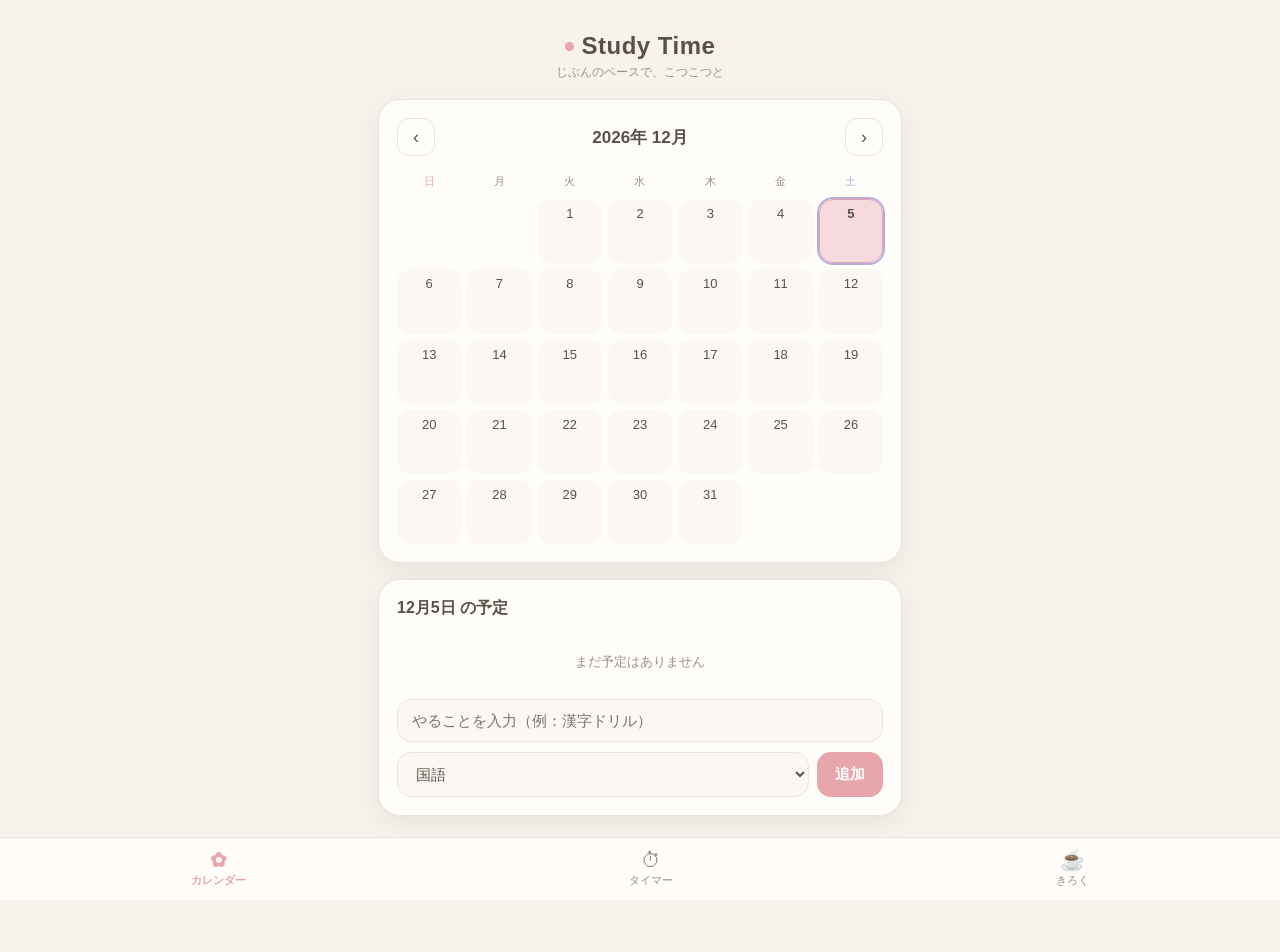
<file: public/study-time.html>
<!DOCTYPE html>
<html lang="ja">
<head>
<meta charset="UTF-8" />
<meta name="viewport" content="width=device-width, initial-scale=1.0, maximum-scale=1.0, user-scalable=no, viewport-fit=cover" />
<meta name="apple-mobile-web-app-capable" content="yes" />
<meta name="apple-mobile-web-app-status-bar-style" content="default" />
<meta name="apple-mobile-web-app-title" content="Study Time" />
<meta name="theme-color" content="#f7f2ec" />
<title>Study Time</title>
<style>
  :root {
    --bg: #f7f2ec;
    --card: #fffdfa;
    --ink: #5b5048;
    --ink-soft: #9a8f85;
    --line: #ece3d8;
    --pink: #e7a6ab;
    --pink-soft: #f7dade;
    --sage: #a9bfa4;
    --sage-soft: #e0ebdd;
    --lav: #b3aede;
    --lav-soft: #e6e4f5;
    --gold: #e6c67a;
    --shadow: 0 8px 24px rgba(120, 100, 90, 0.10);
  }
  * { box-sizing: border-box; -webkit-tap-highlight-color: transparent; }
  html, body {
    margin: 0; padding: 0;
    background: var(--bg);
    color: var(--ink);
    font-family: -apple-system, BlinkMacSystemFont, "Hiragino Maru Gothic ProN", "Hiragino Sans", "Segoe UI", sans-serif;
    -webkit-font-smoothing: antialiased;
    overscroll-behavior: none;
  }
  body { padding: env(safe-area-inset-top) env(safe-area-inset-right) 0 env(safe-area-inset-left); }
  .app { max-width: 560px; margin: 0 auto; padding: 20px 18px 120px; }
  header.top { text-align: center; padding: 12px 0 18px; }
  header.top h1 {
    margin: 0; font-size: 24px; letter-spacing: 0.5px;
    display: inline-flex; align-items: center; gap: 8px;
  }
  header.top .dot { width: 9px; height: 9px; border-radius: 50%; background: var(--pink); display: inline-block; }
  header.top p { margin: 4px 0 0; font-size: 12px; color: var(--ink-soft); }

  .view { display: none; animation: fade 0.35s ease; }
  .view.active { display: block; }
  @keyframes fade { from { opacity: 0; transform: translateY(6px); } to { opacity: 1; transform: none; } }

  .card {
    background: var(--card); border: 1px solid var(--line);
    border-radius: 22px; padding: 18px; box-shadow: var(--shadow);
    margin-bottom: 16px;
  }
  .card h2 { margin: 0 0 14px; font-size: 16px; }
  .muted { color: var(--ink-soft); font-size: 13px; }

  /* ---- Calendar ---- */
  .cal-head { display: flex; align-items: center; justify-content: space-between; margin-bottom: 14px; }
  .cal-head .title { font-size: 17px; font-weight: 600; }
  .nav-btn {
    border: 1px solid var(--line); background: var(--card); color: var(--ink);
    width: 38px; height: 38px; border-radius: 12px; font-size: 18px; cursor: pointer;
  }
  .nav-btn:active { background: var(--pink-soft); }
  .grid7 { display: grid; grid-template-columns: repeat(7, 1fr); gap: 6px; }
  .dow { text-align: center; font-size: 11px; color: var(--ink-soft); padding: 4px 0; }
  .dow.sun { color: var(--pink); }
  .dow.sat { color: var(--lav); }
  .day {
    aspect-ratio: 1 / 1; border: 1px solid transparent; border-radius: 14px;
    display: flex; flex-direction: column; align-items: center; justify-content: flex-start;
    padding-top: 6px; font-size: 13px; cursor: pointer; position: relative; background: #fbf7f2;
  }
  .day.empty { background: transparent; cursor: default; }
  .day.today { border-color: var(--pink); background: var(--pink-soft); font-weight: 700; }
  .day.selected { outline: 2px solid var(--lav); }
  .day .pips { display: flex; gap: 3px; margin-top: 4px; flex-wrap: wrap; justify-content: center; max-width: 90%; }
  .pip { width: 6px; height: 6px; border-radius: 50%; }

  .events { margin-top: 16px; }
  .event-row {
    display: flex; align-items: center; gap: 10px; padding: 10px 12px;
    border: 1px solid var(--line); border-radius: 14px; margin-bottom: 8px; background: #fbf7f2;
  }
  .event-row .swatch { width: 12px; height: 12px; border-radius: 50%; flex: 0 0 auto; }
  .event-row .etext { flex: 1; font-size: 14px; }
  .event-row .del { border: none; background: none; color: var(--ink-soft); font-size: 18px; cursor: pointer; }

  .row { display: flex; gap: 8px; margin-top: 10px; flex-wrap: wrap; }
  input[type="text"], select {
    flex: 1; min-width: 0; padding: 12px 14px; border-radius: 14px; border: 1px solid var(--line);
    background: #fbf7f2; color: var(--ink); font-size: 15px; font-family: inherit;
  }
  input:focus, select:focus { outline: 2px solid var(--pink); border-color: transparent; }
  .btn {
    border: none; border-radius: 14px; padding: 12px 18px; font-size: 15px; font-weight: 600;
    cursor: pointer; font-family: inherit; background: var(--pink); color: #fff;
  }
  .btn:active { transform: scale(0.97); }
  .btn.ghost { background: var(--pink-soft); color: var(--ink); }
  .btn.sage { background: var(--sage); }
  .btn.block { width: 100%; }

  /* ---- Subjects chips ---- */
  .chips { display: flex; gap: 8px; flex-wrap: wrap; }
  .chip {
    display: inline-flex; align-items: center; gap: 6px; padding: 7px 12px; border-radius: 999px;
    border: 1px solid var(--line); font-size: 13px; cursor: pointer; background: #fbf7f2;
  }
  .chip .sw { width: 10px; height: 10px; border-radius: 50%; }
  .chip.sel { border-color: var(--ink); background: #fff; }
  .chip .x { color: var(--ink-soft); margin-left: 2px; }

  /* ---- Timer ---- */
  .timer-wrap { text-align: center; }
  .clockart {
    position: relative; width: 200px; height: 200px; margin: 6px auto 8px;
    display: flex; align-items: center; justify-content: center;
  }
  .halo {
    position: absolute; inset: -14px; border-radius: 50%;
    background: radial-gradient(circle, rgba(231,166,171,0.35), rgba(231,166,171,0) 70%);
    opacity: 0; transition: opacity 0.5s;
  }
  .running .halo { opacity: 1; animation: pulse 2.4s ease-in-out infinite; }
  @keyframes pulse { 0%,100% { transform: scale(1); } 50% { transform: scale(1.06); } }
  .ring {
    position: absolute; inset: 0; border-radius: 50%;
    border: 3px dashed var(--pink); opacity: 0.55;
  }
  .running .ring { animation: spin 16s linear infinite; }
  @keyframes spin { to { transform: rotate(360deg); } }
  .clockface {
    width: 150px; height: 150px; border-radius: 50%; background: #fff;
    border: 6px solid var(--pink-soft); display: flex; align-items: center; justify-content: center;
    box-shadow: inset 0 4px 10px rgba(0,0,0,0.04);
  }
  .clockface svg { width: 88px; height: 88px; }
  .spark {
    position: absolute; font-size: 16px; opacity: 0; pointer-events: none;
    color: var(--gold);
  }
  .running .spark { animation: twinkle 2s ease-in-out infinite; }
  .spark.s1 { top: 6px; left: 30px; animation-delay: 0s; }
  .spark.s2 { top: 20px; right: 18px; animation-delay: .5s; }
  .spark.s3 { bottom: 24px; left: 14px; animation-delay: 1s; }
  .spark.s4 { bottom: 8px; right: 34px; animation-delay: 1.5s; }
  @keyframes twinkle { 0%,100% { opacity: 0; transform: scale(0.6); } 50% { opacity: 1; transform: scale(1.1); } }

  .time-display { font-size: 52px; font-weight: 700; letter-spacing: 1px; font-variant-numeric: tabular-nums; margin: 6px 0 2px; }
  .subj-label { font-size: 14px; color: var(--ink-soft); margin-bottom: 16px; }
  .timer-btns { display: flex; gap: 10px; justify-content: center; }

  /* ---- Report ---- */
  .big-num { font-size: 40px; font-weight: 700; }
  .stat-row { display: flex; align-items: center; gap: 10px; margin: 8px 0; }
  .stat-row .bar-track { flex: 1; height: 12px; background: #f0e8df; border-radius: 999px; overflow: hidden; }
  .stat-row .bar-fill { height: 100%; border-radius: 999px; }
  .stat-row .lab { font-size: 13px; width: 92px; }
  .stat-row .val { font-size: 12px; color: var(--ink-soft); width: 56px; text-align: right; }
  .week { display: flex; align-items: flex-end; gap: 8px; height: 130px; margin-top: 8px; }
  .week .col { flex: 1; display: flex; flex-direction: column; align-items: center; justify-content: flex-end; height: 100%; gap: 6px; }
  .week .colbar { width: 70%; background: var(--sage); border-radius: 8px 8px 4px 4px; min-height: 3px; transition: height .4s; }
  .week .col.today .colbar { background: var(--pink); }
  .week .collabel { font-size: 11px; color: var(--ink-soft); }

  /* ---- Bottom nav ---- */
  nav.tabbar {
    position: fixed; bottom: 0; left: 0; right: 0;
    background: rgba(255,253,250,0.92); backdrop-filter: blur(10px);
    border-top: 1px solid var(--line);
    display: flex; justify-content: space-around;
    padding: 8px 0 calc(8px + env(safe-area-inset-bottom));
    z-index: 20;
  }
  nav.tabbar button {
    border: none; background: none; color: var(--ink-soft); font-family: inherit;
    display: flex; flex-direction: column; align-items: center; gap: 3px; font-size: 11px; cursor: pointer; padding: 4px 16px;
  }
  nav.tabbar button.active { color: var(--pink); font-weight: 700; }
  nav.tabbar button .ic { font-size: 20px; line-height: 1; }
  .empty-note { text-align: center; color: var(--ink-soft); font-size: 13px; padding: 18px 0; }
</style>
</head>
<body>
<div class="app">
  <header class="top">
    <h1><span class="dot"></span>Study Time</h1>
    <p>じぶんのペースで、こつこつと</p>
  </header>

  <!-- ===== Calendar ===== -->
  <section class="view active" id="view-cal">
    <div class="card">
      <div class="cal-head">
        <button class="nav-btn" id="prevMonth">‹</button>
        <div class="title" id="monthTitle"></div>
        <button class="nav-btn" id="nextMonth">›</button>
      </div>
      <div class="grid7" id="dowRow"></div>
      <div class="grid7" id="calGrid" style="margin-top:6px;"></div>
    </div>

    <div class="card">
      <h2 id="selDateTitle">予定</h2>
      <div class="events" id="eventList"></div>
      <div class="row">
        <input type="text" id="eventInput" placeholder="やることを入力（例：漢字ドリル）" />
      </div>
      <div class="row">
        <select id="eventSubject"></select>
        <button class="btn" id="addEvent">追加</button>
      </div>
    </div>
  </section>

  <!-- ===== Timer ===== -->
  <section class="view" id="view-timer">
    <div class="card timer-wrap" id="timerCard">
      <div class="clockart" id="clockart">
        <div class="halo"></div>
        <div class="ring"></div>
        <span class="spark s1">✦</span><span class="spark s2">✧</span>
        <span class="spark s3">✧</span><span class="spark s4">✦</span>
        <div class="clockface">
          <svg viewBox="0 0 100 100" fill="none">
            <circle cx="50" cy="50" r="42" fill="#f7dade"/>
            <circle cx="50" cy="50" r="42" stroke="#e7a6ab" stroke-width="3"/>
            <line x1="50" y1="50" x2="50" y2="26" stroke="#5b5048" stroke-width="4" stroke-linecap="round" id="handMin"/>
            <line x1="50" y1="50" x2="68" y2="50" stroke="#5b5048" stroke-width="4" stroke-linecap="round" id="handHour"/>
            <circle cx="50" cy="50" r="4" fill="#5b5048"/>
            <path d="M30 12 Q26 4 34 6" stroke="#e7a6ab" stroke-width="3" fill="none" stroke-linecap="round"/>
            <path d="M70 12 Q74 4 66 6" stroke="#e7a6ab" stroke-width="3" fill="none" stroke-linecap="round"/>
          </svg>
        </div>
      </div>
      <div class="time-display" id="timeDisplay">00:00</div>
      <div class="subj-label" id="subjLabel">科目をえらんでね</div>

      <div class="row" style="justify-content:center;">
        <select id="timerSubject" style="max-width:260px;"></select>
      </div>
      <div class="timer-btns" style="margin-top:14px;">
        <button class="btn" id="startBtn">スタート</button>
        <button class="btn ghost" id="pauseBtn" style="display:none;">一時停止</button>
        <button class="btn sage" id="resetBtn" style="display:none;">きろくする</button>
      </div>
      <p class="muted" style="margin-top:14px;">とじても・リロードしても時間はすすみ続けます</p>
    </div>
  </section>

  <!-- ===== Report ===== -->
  <section class="view" id="view-report">
    <div class="card" style="text-align:center;">
      <div class="muted">きょうの勉強時間</div>
      <div class="big-num" id="todayTotal">0分</div>
    </div>
    <div class="card">
      <h2>科目べつ（きょう）</h2>
      <div id="subjectStats"></div>
    </div>
    <div class="card">
      <h2>この1週間</h2>
      <div class="week" id="weekChart"></div>
    </div>
    <div class="card">
      <h2>ぜんぶの合計</h2>
      <div class="big-num" id="grandTotal" style="font-size:28px;">0分</div>
    </div>
  </section>
</div>

<nav class="tabbar">
  <button data-tab="cal" class="active"><span class="ic">✿</span>カレンダー</button>
  <button data-tab="timer"><span class="ic">⏱</span>タイマー</button>
  <button data-tab="report"><span class="ic">☕</span>きろく</button>
</nav>

<script>
(function () {
  "use strict";
  var LS_KEY = "study-time-data-v1";
  var PALETTE = ["#e7a6ab","#a9bfa4","#b3aede","#e6c67a","#8fb8c9","#d6a4c4"];

  // ---------- Storage ----------
  function load() {
    try {
      var raw = localStorage.getItem(LS_KEY);
      if (raw) return JSON.parse(raw);
    } catch (e) {}
    return null;
  }
  function save() {
    try { localStorage.setItem(LS_KEY, JSON.stringify(state)); } catch (e) {}
  }

  var state = load() || {
    subjects: [
      { id: "s1", name: "国語", color: "#e7a6ab" },
      { id: "s2", name: "算数", color: "#a9bfa4" },
      { id: "s3", name: "英語", color: "#b3aede" }
    ],
    events: {},          // { "2026-08-11": [{id,text,subjectId}] }
    sessions: [],        // { id, subjectId, seconds, date, ts }
    timer: null          // { subjectId, startedAt, accumulated, running }
  };

  function uid() { return Date.now().toString(36) + Math.random().toString(36).slice(2, 6); }
  function todayKey(d) {
    d = d || new Date();
    return d.getFullYear() + "-" + String(d.getMonth() + 1).padStart(2, "0") + "-" + String(d.getDate()).padStart(2, "0");
  }
  function subjById(id) {
    for (var i = 0; i < state.subjects.length; i++) if (state.subjects[i].id === id) return state.subjects[i];
    return null;
  }
  function fmtDur(sec) {
    var m = Math.floor(sec / 60), h = Math.floor(m / 60);
    if (h > 0) return h + "時間" + (m % 60) + "分";
    if (m > 0) return m + "分";
    return sec + "秒";
  }

  // ---------- Tabs ----------
  var tabButtons = document.querySelectorAll("nav.tabbar button");
  var views = { cal: document.getElementById("view-cal"), timer: document.getElementById("view-timer"), report: document.getElementById("view-report") };
  tabButtons.forEach(function (b) {
    b.addEventListener("click", function () {
      tabButtons.forEach(function (x) { x.classList.remove("active"); });
      b.classList.add("active");
      Object.keys(views).forEach(function (k) { views[k].classList.remove("active"); });
      views[b.dataset.tab].classList.add("active");
      if (b.dataset.tab === "report") renderReport();
      if (b.dataset.tab === "timer") renderTimer();
    });
  });

  // ---------- Calendar ----------
  var viewDate = new Date();
  var selectedKey = todayKey();

  function renderDow() {
    var names = ["日","月","火","水","木","金","土"];
    var html = "";
    for (var i = 0; i < 7; i++) {
      var cls = i === 0 ? "dow sun" : i === 6 ? "dow sat" : "dow";
      html += '<div class="' + cls + '">' + names[i] + "</div>";
    }
    document.getElementById("dowRow").innerHTML = html;
  }

  function renderCalendar() {
    var y = viewDate.getFullYear(), m = viewDate.getMonth();
    document.getElementById("monthTitle").textContent = y + "年 " + (m + 1) + "月";
    var first = new Date(y, m, 1).getDay();
    var days = new Date(y, m + 1, 0).getDate();
    var grid = document.getElementById("calGrid");
    grid.innerHTML = "";
    for (var i = 0; i < first; i++) {
      var e = document.createElement("div"); e.className = "day empty"; grid.appendChild(e);
    }
    for (var d = 1; d <= days; d++) {
      var key = y + "-" + String(m + 1).padStart(2, "0") + "-" + String(d).padStart(2, "0");
      var cell = document.createElement("div");
      cell.className = "day";
      if (key === todayKey()) cell.classList.add("today");
      if (key === selectedKey) cell.classList.add("selected");
      cell.innerHTML = "<div>" + d + "</div>";
      var evs = state.events[key] || [];
      if (evs.length) {
        var pips = document.createElement("div"); pips.className = "pips";
        for (var p = 0; p < Math.min(evs.length, 4); p++) {
          var sub = subjById(evs[p].subjectId);
          var pip = document.createElement("span"); pip.className = "pip";
          pip.style.background = sub ? sub.color : "#c9beb4";
          pips.appendChild(pip);
        }
        cell.appendChild(pips);
      }
      (function (k) { cell.addEventListener("click", function () { selectedKey = k; renderCalendar(); renderEvents(); }); })(key);
      grid.appendChild(cell);
    }
  }

  function renderEvents() {
    var parts = selectedKey.split("-");
    document.getElementById("selDateTitle").textContent = Number(parts[1]) + "月" + Number(parts[2]) + "日 の予定";
    var list = document.getElementById("eventList");
    var evs = state.events[selectedKey] || [];
    if (!evs.length) { list.innerHTML = '<div class="empty-note">まだ予定はありません</div>'; return; }
    list.innerHTML = "";
    evs.forEach(function (ev) {
      var sub = subjById(ev.subjectId);
      var row = document.createElement("div"); row.className = "event-row";
      row.innerHTML =
        '<span class="swatch" style="background:' + (sub ? sub.color : "#c9beb4") + '"></span>' +
        '<span class="etext">' + escapeHtml(ev.text) + (sub ? ' <span class="muted">/ ' + escapeHtml(sub.name) + "</span>" : "") + "</span>" +
        '<button class="del" aria-label="削除">×</button>';
      row.querySelector(".del").addEventListener("click", function () {
        state.events[selectedKey] = state.events[selectedKey].filter(function (x) { return x.id !== ev.id; });
        if (!state.events[selectedKey].length) delete state.events[selectedKey];
        save(); renderEvents(); renderCalendar();
      });
      list.appendChild(row);
    });
  }

  function escapeHtml(s) { return String(s).replace(/[&<>"']/g, function (c) { return { "&": "&amp;", "<": "&lt;", ">": "&gt;", '"': "&quot;", "'": "&#39;" }[c]; }); }

  document.getElementById("prevMonth").addEventListener("click", function () { viewDate.setMonth(viewDate.getMonth() - 1); renderCalendar(); });
  document.getElementById("nextMonth").addEventListener("click", function () { viewDate.setMonth(viewDate.getMonth() + 1); renderCalendar(); });

  document.getElementById("addEvent").addEventListener("click", addEvent);
  document.getElementById("eventInput").addEventListener("keydown", function (e) {
    if (e.key === "Enter" && !e.isComposing && e.keyCode !== 229) addEvent();
  });
  function addEvent() {
    var input = document.getElementById("eventInput");
    var txt = input.value.trim();
    if (!txt) return;
    var sid = document.getElementById("eventSubject").value;
    if (!state.events[selectedKey]) state.events[selectedKey] = [];
    state.events[selectedKey].push({ id: uid(), text: txt, subjectId: sid });
    input.value = "";
    save(); renderEvents(); renderCalendar();
  }

  // ---------- Subject selects ----------
  function fillSubjectSelects() {
    var opts = state.subjects.map(function (s) { return '<option value="' + s.id + '">' + escapeHtml(s.name) + "</option>"; }).join("");
    document.getElementById("eventSubject").innerHTML = opts;
    var t = document.getElementById("timerSubject");
    var cur = t.value;
    t.innerHTML = opts;
    if (cur) t.value = cur;
  }

  // ---------- Timer ----------
  var tickHandle = null;

  function elapsedSeconds() {
    if (!state.timer) return 0;
    var acc = state.timer.accumulated || 0;
    if (state.timer.running && state.timer.startedAt) {
      acc += Math.floor((Date.now() - state.timer.startedAt) / 1000);
    }
    return acc;
  }

  function fmtClock(sec) {
    var m = Math.floor(sec / 60), s = sec % 60, h = Math.floor(m / 60);
    if (h > 0) return h + ":" + String(m % 60).padStart(2, "0") + ":" + String(s).padStart(2, "0");
    return String(m).padStart(2, "0") + ":" + String(s).padStart(2, "0");
  }

  function renderTimer() {
    var card = document.getElementById("timerCard");
    var startBtn = document.getElementById("startBtn");
    var pauseBtn = document.getElementById("pauseBtn");
    var resetBtn = document.getElementById("resetBtn");
    var subjLabel = document.getElementById("subjLabel");
    var sec = elapsedSeconds();
    document.getElementById("timeDisplay").textContent = fmtClock(sec);

    // clock hands move with time
    var min = document.getElementById("handMin"), hr = document.getElementById("handHour");
    if (min && hr) {
      var mAng = (sec / 60) * 6;   // per minute
      var hAng = (sec / 3600) * 30;
      min.setAttribute("transform", "rotate(" + mAng + " 50 50)");
      hr.setAttribute("transform", "rotate(" + hAng + " 50 50)");
    }

    if (state.timer) {
      var sub = subjById(state.timer.subjectId);
      subjLabel.textContent = sub ? sub.name + " を勉強中" : "勉強中";
      if (state.timer.running) {
        card.classList.add("running");
        startBtn.style.display = "none";
        pauseBtn.style.display = "";
      } else {
        card.classList.remove("running");
        startBtn.style.display = "";
        startBtn.textContent = "つづける";
        pauseBtn.style.display = "none";
      }
      resetBtn.style.display = "";
    } else {
      card.classList.remove("running");
      startBtn.style.display = ""; startBtn.textContent = "スタート";
      pauseBtn.style.display = "none";
      resetBtn.style.display = "none";
      subjLabel.textContent = "科目をえらんでね";
    }
  }

  function startTick() {
    if (tickHandle) return;
    tickHandle = setInterval(function () {
      if (views.timer.classList.contains("active")) renderTimer();
    }, 1000);
  }
  function stopTick() { if (tickHandle) { clearInterval(tickHandle); tickHandle = null; } }

  document.getElementById("startBtn").addEventListener("click", function () {
    var sid = document.getElementById("timerSubject").value;
    if (!state.timer) {
      state.timer = { subjectId: sid, startedAt: Date.now(), accumulated: 0, running: true };
    } else {
      state.timer.startedAt = Date.now();
      state.timer.running = true;
    }
    save(); renderTimer(); startTick();
  });

  document.getElementById("pauseBtn").addEventListener("click", function () {
    if (!state.timer) return;
    state.timer.accumulated = elapsedSeconds();
    state.timer.running = false;
    state.timer.startedAt = null;
    save(); renderTimer();
  });

  document.getElementById("resetBtn").addEventListener("click", function () {
    if (!state.timer) return;
    var sec = elapsedSeconds();
    if (sec > 0) {
      state.sessions.push({ id: uid(), subjectId: state.timer.subjectId, seconds: sec, date: todayKey(), ts: Date.now() });
    }
    state.timer = null;
    save(); renderTimer(); stopTick();
    // gentle feedback
    var td = document.getElementById("timeDisplay");
    td.textContent = "00:00";
  });

  document.getElementById("timerSubject").addEventListener("change", function () {
    if (state.timer && !state.timer.running) { state.timer.subjectId = this.value; save(); renderTimer(); }
  });

  // ---------- Report ----------
  function renderReport() {
    var tk = todayKey();
    var todaySessions = state.sessions.filter(function (s) { return s.date === tk; });
    var todaySec = todaySessions.reduce(function (a, s) { return a + s.seconds; }, 0);
    document.getElementById("todayTotal").textContent = fmtDur(todaySec);

    // per subject today
    var bySub = {};
    todaySessions.forEach(function (s) { bySub[s.subjectId] = (bySub[s.subjectId] || 0) + s.seconds; });
    var wrap = document.getElementById("subjectStats");
    var keys = Object.keys(bySub);
    if (!keys.length) { wrap.innerHTML = '<div class="empty-note">きょうはまだ記録がありません</div>'; }
    else {
      var max = Math.max.apply(null, keys.map(function (k) { return bySub[k]; }));
      wrap.innerHTML = "";
      keys.sort(function (a, b) { return bySub[b] - bySub[a]; }).forEach(function (k) {
        var sub = subjById(k);
        var row = document.createElement("div"); row.className = "stat-row";
        row.innerHTML =
          '<span class="lab">' + (sub ? escapeHtml(sub.name) : "その他") + "</span>" +
          '<span class="bar-track"><span class="bar-fill" style="width:' + (bySub[k] / max * 100) + "%;background:" + (sub ? sub.color : "#c9beb4") + '"></span></span>' +
          '<span class="val">' + fmtDur(bySub[k]) + "</span>";
        wrap.appendChild(row);
      });
    }

    // week chart
    var week = document.getElementById("weekChart");
    week.innerHTML = "";
    var dowNames = ["日","月","火","水","木","金","土"];
    var totals = [];
    for (var i = 6; i >= 0; i--) {
      var d = new Date(); d.setDate(d.getDate() - i);
      var key = todayKey(d);
      var t = state.sessions.filter(function (s) { return s.date === key; }).reduce(function (a, s) { return a + s.seconds; }, 0);
      totals.push({ key: key, sec: t, dow: dowNames[d.getDay()], isToday: key === tk });
    }
    var wmax = Math.max.apply(null, totals.map(function (t) { return t.sec; }).concat([1]));
    totals.forEach(function (t) {
      var col = document.createElement("div"); col.className = "col" + (t.isToday ? " today" : "");
      var h = t.sec > 0 ? Math.max(4, (t.sec / wmax) * 100) : 2;
      col.innerHTML = '<div class="colbar" style="height:' + h + '%"></div><div class="collabel">' + t.dow + "</div>";
      week.appendChild(col);
    });

    var grand = state.sessions.reduce(function (a, s) { return a + s.seconds; }, 0);
    document.getElementById("grandTotal").textContent = fmtDur(grand);
  }

  // ---------- Boot ----------
  // If timer was running when the page closed, it keeps counting via startedAt.
  renderDow();
  fillSubjectSelects();
  renderCalendar();
  renderEvents();
  renderTimer();
  if (state.timer && state.timer.running) startTick();

  // keep timer state fresh across background/foreground on iOS
  document.addEventListener("visibilitychange", function () {
    if (!document.hidden && views.timer.classList.contains("active")) renderTimer();
  });

  // save on hide (extra safety)
  window.addEventListener("pagehide", save);
})();
</script>
</body>
</html>
</file>
